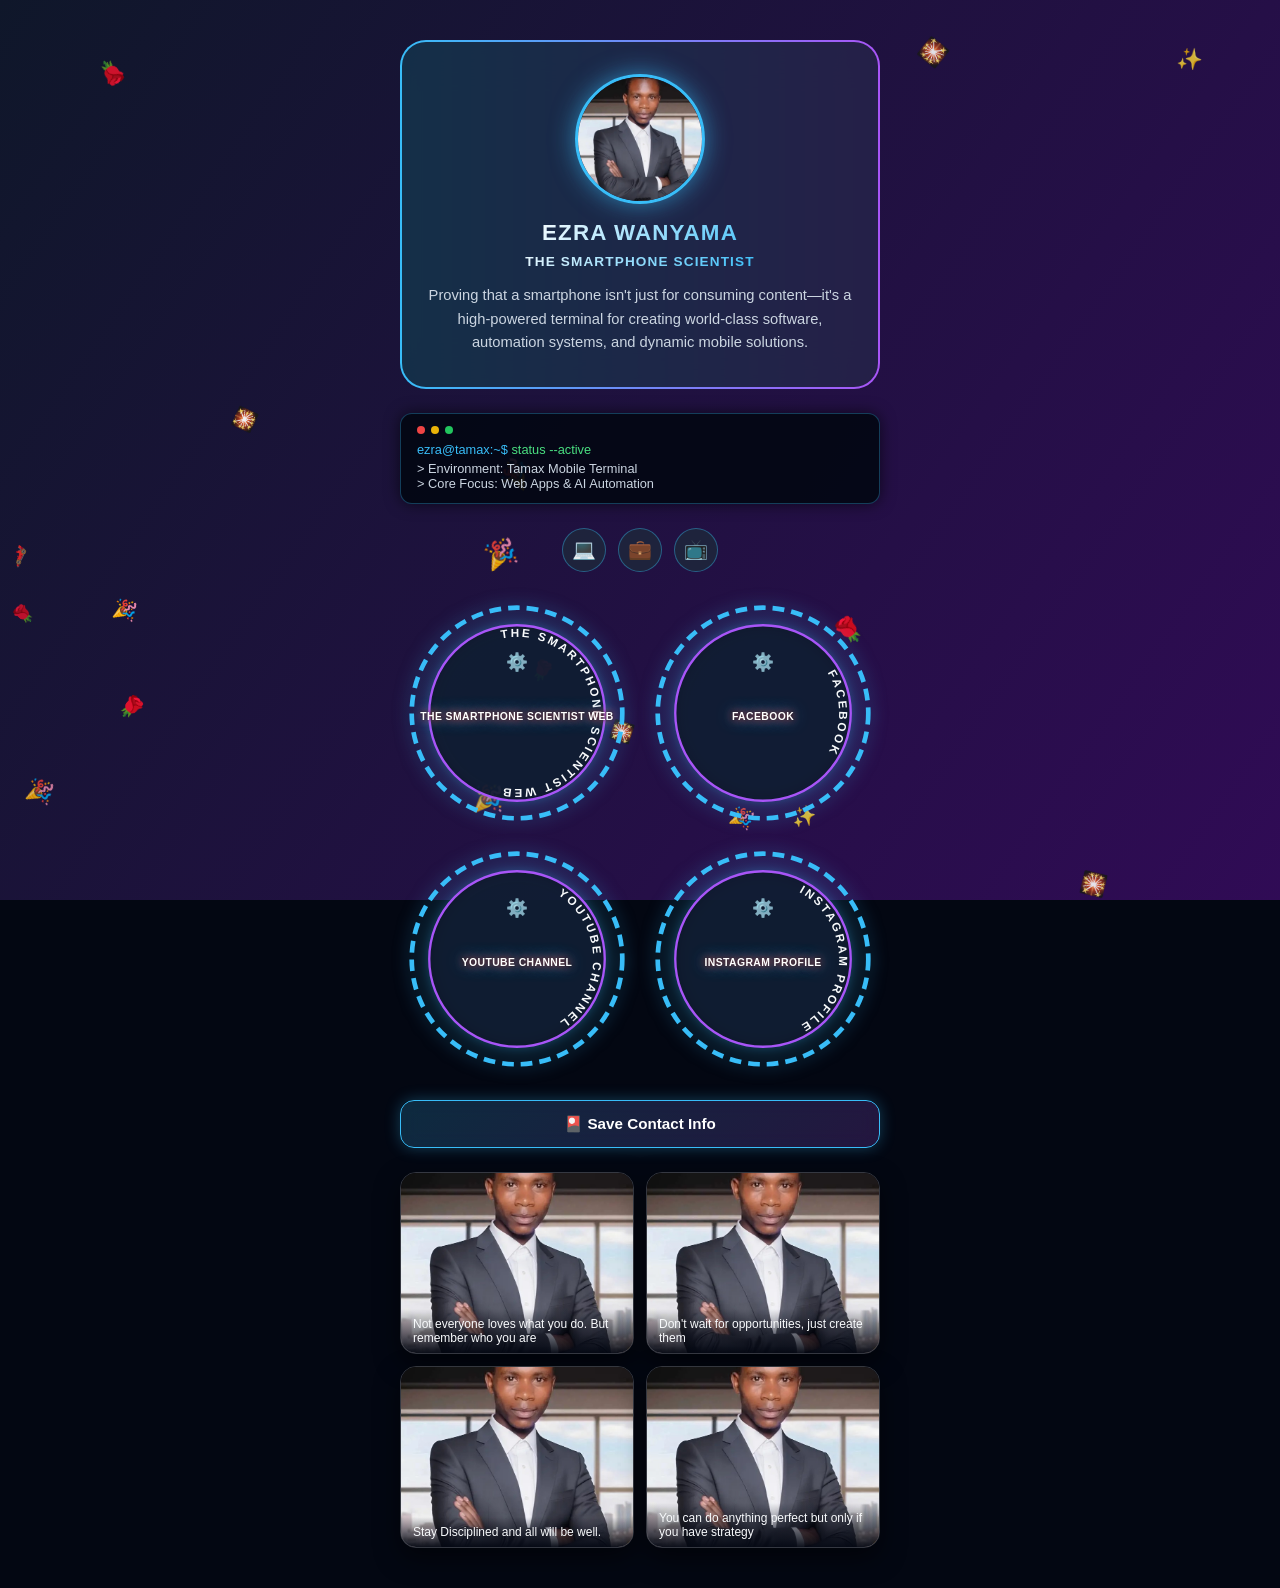
<file: index.html>
<!DOCTYPE html>
<html lang="en">
<head>
    <meta charset="UTF-8">
    <meta name="viewport" content="width=device-width, initial-scale=1.0">
    <title>Ezra Wanyama | The Smartphone Scientist</title>
    <style>
        * { box-sizing: border-box; margin: 0; padding: 0; font-family: -apple-system, BlinkMacSystemFont, "SF Pro Display", "Segoe UI", Roboto, sans-serif; }
        
        body { 
            background: #030712; 
            color: #f8fafc; 
            min-height: 100vh; 
            display: flex; 
            flex-direction: column; 
            align-items: center; 
            padding: 40px 16px; 
            overflow-x: hidden; 
            position: relative; 
        }

        .color-bg {
            position: fixed;
            top: 0; left: 0; right: 0; bottom: 0;
            background: linear-gradient(125deg, #0f172a, #3b0764, #1e1b4b, #030712);
            background-size: 400% 400%;
            animation: gradientShift 12s ease infinite;
            z-index: -3;
        }

        @keyframes gradientShift {
            0% { background-position: 0% 50%; }
            50% { background-position: 100% 50%; }
            100% { background-position: 0% 50%; }
        }

        #racingCanvas {
            position: fixed;
            top: 0; left: 0; width: 100%; height: 100%;
            pointer-events: none;
            z-index: 0;
        }

        .container {
            width: 100%;
            max-width: 480px;
            display: flex;
            flex-direction: column;
            align-items: center;
            gap: 24px;
            z-index: 1;
        }

        .card-wrapper {
            position: relative;
            border-radius: 26px;
            padding: 2px;
            background: linear-gradient(90deg, #38bdf8, #a855f7, #ec4899, #38bdf8);
            background-size: 300% 300%;
            animation: borderRotate 4s linear infinite;
            width: 100%;
        }

        @keyframes borderRotate {
            0% { background-position: 0% 50%; }
            50% { background-position: 100% 50%; }
            100% { background-position: 0% 50%; }
        }

        .main-card {
            background: rgba(15, 23, 42, 0.85);
            backdrop-filter: blur(20px);
            border-radius: 24px;
            padding: 32px 24px;
            text-align: center;
            display: flex;
            flex-direction: column;
            align-items: center;
        }

        .profile-img {
            width: 130px;
            height: 130px;
            border-radius: 50%;
            object-fit: cover;
            border: 3px solid #38bdf8;
            margin-bottom: 16px;
            box-shadow: 0 0 25px rgba(56, 189, 248, 0.6);
            animation: breathePhoto 3.5s ease-in-out infinite alternate;
        }

        @keyframes breathePhoto {
            0% { transform: scale(1); box-shadow: 0 0 15px rgba(56, 189, 248, 0.4); border-color: #38bdf8; }
            50% { transform: scale(1.08); box-shadow: 0 0 35px rgba(168, 85, 247, 0.8); border-color: #a855f7; }
            100% { transform: scale(0.98); box-shadow: 0 0 20px rgba(236, 72, 153, 0.6); border-color: #ec4899; }
        }

        .flicker-text {
            font-size: 1.4rem;
            font-weight: 800;
            margin-bottom: 12px;
            background: linear-gradient(135deg, #ffffff, #38bdf8);
            -webkit-background-clip: text;
            -webkit-text-fill-color: transparent;
            animation: appearDisappear 2.5s ease-in-out infinite;
            text-transform: uppercase;
            letter-spacing: 0.05em;
        }

        @keyframes appearDisappear {
            0%, 100% { opacity: 1; transform: scale(1); }
            50% { opacity: 0.05; transform: scale(0.95); }
        }

        p {
            font-size: 0.92rem;
            color: #cbd5e1;
            line-height: 1.6;
        }

        .terminal-box {
            width: 100%;
            background: rgba(3, 7, 18, 0.9);
            border: 1px solid rgba(56, 189, 248, 0.3);
            border-radius: 12px;
            padding: 12px 16px;
            font-family: monospace;
            font-size: 0.8rem;
            color: #38bdf8;
            box-shadow: 0 0 15px rgba(0,0,0,0.6);
            text-align: left;
        }

        .terminal-header {
            display: flex;
            gap: 6px;
            margin-bottom: 8px;
        }

        .dot { width: 8px; height: 8px; border-radius: 50%; }
        .dot-red { background: #ef4444; }
        .dot-yellow { background: #eab308; }
        .dot-green { background: #22c55e; }

        .social-bar {
            display: flex;
            gap: 12px;
            justify-content: center;
            width: 100%;
        }

        .social-icon {
            width: 44px;
            height: 44px;
            border-radius: 50%;
            background: rgba(30, 41, 59, 0.8);
            border: 1px solid rgba(56, 189, 248, 0.4);
            display: flex;
            align-items: center;
            justify-content: center;
            color: #38bdf8;
            font-size: 1.2rem;
            text-decoration: none;
            transition: transform 0.2s, border-color 0.2s;
        }

        .social-icon:active { transform: scale(0.9); border-color: #a855f7; }

        .links-container {
            display: grid;
            grid-template-columns: repeat(2, 1fr);
            gap: 12px;
            width: 100%;
        }

        .gear-btn {
            display: flex;
            align-items: center;
            justify-content: center;
            width: 100%;
            aspect-ratio: 1 / 1;
            position: relative;
            text-decoration: none;
        }

        .gear-svg {
            width: 100%;
            height: 100%;
            filter: drop-shadow(0 0 8px rgba(56, 189, 248, 0.5));
            animation: spinGear 3s infinite linear;
        }

        @keyframes spinGear {
            0% { transform: rotate(0deg); }
            100% { transform: rotate(360deg); }
        }

        .gear-center-icon {
            position: absolute;
            font-size: 1.1rem;
            z-index: 2;
            pointer-events: none;
            top: 24%;
        }

        .gear-title-overlay {
            position: absolute;
            top: 52%;
            left: 50%;
            transform: translate(-50%, -50%);
            z-index: 3;
            width: 85%;
            text-align: center;
            font-size: 0.65rem;
            font-weight: 900;
            color: #ffffff;
            text-transform: uppercase;
            letter-spacing: 0.04em;
            text-shadow: 0 0 8px #ef4444, 0 0 16px #38bdf8, 0 0 3px #000;
            pointer-events: none;
            animation: overlayFlicker 1.8s ease-in-out infinite;
            line-height: 1.1;
        }

        @keyframes overlayFlicker {
            0%, 100% { opacity: 1; transform: translate(-50%, -50%) scale(1); }
            50% { opacity: 0.05; transform: translate(-50%, -50%) scale(0.92); }
        }

        .gear-btn:active { transform: scale(0.92); }

        .action-btn {
            width: 100%;
            padding: 14px;
            border-radius: 14px;
            border: 1px solid #38bdf8;
            background: linear-gradient(135deg, rgba(56, 189, 248, 0.2), rgba(168, 85, 247, 0.2));
            color: #fff;
            font-weight: bold;
            font-size: 0.95rem;
            cursor: pointer;
            backdrop-filter: blur(10px);
            box-shadow: 0 0 15px rgba(56, 189, 248, 0.3);
            transition: all 0.2s ease;
        }

        .action-btn:active {
            transform: scale(0.97);
            background: linear-gradient(135deg, rgba(168, 85, 247, 0.4), rgba(236, 72, 153, 0.4));
        }

        .gallery-container {
            display: grid;
            grid-template-columns: repeat(2, 1fr);
            gap: 12px;
            width: 100%;
        }

        .photo-card {
            position: relative;
            border-radius: 16px;
            overflow: hidden;
            border: 1px solid rgba(255, 255, 255, 0.2);
            box-shadow: 0 10px 25px rgba(0,0,0,0.5);
        }

        .photo-card img {
            width: 100%;
            height: 180px;
            object-fit: cover;
            display: block;
        }

        .photo-caption {
            position: absolute;
            bottom: 0; left: 0; right: 0;
            padding: 8px 12px;
            background: linear-gradient(transparent, rgba(3, 7, 18, 0.95));
            font-size: 0.75rem;
            color: #f8fafc;
        }
    </style>
</head>
<body>

<div class="color-bg"></div>
<canvas id="racingCanvas"></canvas>

<div class="container">
    <div class="card-wrapper">
        <div class="main-card">
            <img src="ezra.jpg" alt="Ezra Wanyama" class="profile-img" onerror="this.style.display='none'">
            <h1 class="flicker-text">Ezra Wanyama<br><span style="font-size: 0.85rem; color: #38bdf8;">THE SMARTPHONE SCIENTIST</span></h1>
            <p>Proving that a smartphone isn't just for consuming content—it's a high-powered terminal for creating world-class software, automation systems, and dynamic mobile solutions.</p>
        </div>
    </div>

    <div class="terminal-box">
        <div class="terminal-header">
            <div class="dot dot-red"></div>
            <div class="dot dot-yellow"></div>
            <div class="dot dot-green"></div>
        </div>
        <div>ezra@tamax:~$ <span style="color: #4ade80;">status --active</span></div>
        <div style="color: #cbd5e1; margin-top: 4px;">> Environment: Tamax Mobile Terminal</div>
        <div style="color: #cbd5e1;">> Core Focus: Web Apps & AI Automation</div>
    </div>

    <div class="social-bar">
        <a href="https://github.com/ezrawanyama74-commits" target="_blank" class="social-icon" onclick="playClickSound()">💻</a>
        <a href="https://linkedin.com" target="_blank" class="social-icon" onclick="playClickSound()">💼</a>
        <a href="https://youtube.com" target="_blank" class="social-icon" onclick="playClickSound()">📺</a>
    </div>

    <div id="linksContainer" class="links-container"></div>

    <button class="action-btn" onclick="saveContact()">🎴 Save Contact Info</button>

    <div id="galleryContainer" class="gallery-container"></div>
</div>

<script>
    function playClickSound() {
        try {
            const ctx = new (window.AudioContext || window.webkitAudioContext)();
            const osc = ctx.createOscillator();
            const gain = ctx.createGain();
            osc.type = 'sine';
            osc.frequency.setValueAtTime(587.33, ctx.currentTime);
            osc.frequency.exponentialRampToValueAtTime(880, ctx.currentTime + 0.1);
            gain.gain.setValueAtTime(0.15, ctx.currentTime);
            gain.gain.exponentialRampToValueAtTime(0.01, ctx.currentTime + 0.1);
            osc.connect(gain);
            gain.connect(ctx.destination);
            osc.start();
            osc.stop(ctx.currentTime + 0.1);
        } catch(e) {}
    }

    function saveContact() {
        playClickSound();
        const vcardData = `BEGIN:VCARD
VERSION:3.0
FN:Ezra Wanyama
TITLE:The Smartphone Scientist
NOTE:Creating software, automation systems, and dynamic mobile solutions.
END:VCARD`;
        const blob = new Blob([vcardData], { type: 'text/vcard' });
        const url = window.URL.createObjectURL(blob);
        const a = document.createElement('a');
        a.href = url;
        a.download = 'Ezra_Wanyama.vcf';
        a.click();
    }

    /* High-Speed Racing Canvas Animation Engine */
    const canvas = document.getElementById('racingCanvas');
    const ctx = canvas.getContext('2d');

    function resizeCanvas() {
        canvas.width = window.innerWidth;
        canvas.height = window.innerHeight;
    }
    window.addEventListener('resize', resizeCanvas);
    resizeCanvas();

    const symbols = ['🌹', '🌹', '🎇', '🎉', '✨', '🏎️'];
    const particles = [];
    const maxParticles = 20;

    class RacingParticle {
        constructor() {
            this.reset();
        }
        reset() {
            this.x = Math.random() * canvas.width;
            this.y = canvas.height + 60;
            this.speed = Math.random() * 8 + 12;
            this.symbol = symbols[Math.floor(Math.random() * symbols.length)];
            this.size = Math.random() * 8 + 18;
            this.spin = (Math.random() - 0.5) * 0.1;
            this.angle = 0;
            this.opacity = Math.random() * 0.2 + 0.8;
        }
        update() {
            this.y -= this.speed;
            this.angle += this.spin;
            if (this.y < -60) { this.reset(); }
        }
        draw() {
            ctx.save();
            ctx.globalAlpha = this.opacity;
            ctx.font = `${this.size}px sans-serif`;
            ctx.translate(this.x, this.y);
            ctx.rotate(this.angle);
            ctx.fillText(this.symbol, -this.size / 2, this.size / 2);
            ctx.restore();
        }
    }

    for (let i = 0; i < maxParticles; i++) {
        const p = new RacingParticle();
        p.y = Math.random() * canvas.height;
        particles.push(p);
    }

    function animateRacing() {
        ctx.clearRect(0, 0, canvas.width, canvas.height);
        particles.forEach(p => { p.update(); p.draw(); });
        requestAnimationFrame(animateRacing);
    }
    animateRacing();

    /* Permanent Hardcoded Default Content (Bypasses LocalStorage loss) */
    const links = [
        { title: "The Smartphone Scientist Web", url: "#" },
        { title: "Facebook", url: "https://facebook.com" },
        { title: "YouTube Channel", url: "https://youtube.com" },
        { title: "Instagram Profile", url: "https://instagram.com" }
    ];

    const gallery = [
        { image: "ezra.jpg", caption: "Not everyone loves what you do. But remember who you are" },
        { image: "ezra.jpg", caption: "Don't wait for opportunities, just create them" },
        { image: "ezra.jpg", caption: "Stay Disciplined and all will be well." },
        { image: "ezra.jpg", caption: "You can do anything perfect but only if you have strategy" }
    ];

    function renderPage() {
        const linksContainer = document.getElementById("linksContainer");
        linksContainer.innerHTML = links.map((link, idx) => {
            const pathId = `circlePath_${idx}`;
            return `
                <a href="${link.url}" target="_blank" class="gear-btn" onclick="playClickSound()">
                    <span class="gear-center-icon">⚙️</span>
                    <div class="gear-title-overlay">${link.title}</div>
                    <svg viewBox="0 0 200 200" class="gear-svg">
                        <defs>
                            <path id="${pathId}" d="M 100, 100 m -65, 0 a 65,65 0 1,1 130,0 a 65,65 0 1,1 -130,0" />
                        </defs>
                        <circle cx="100" cy="100" r="90" fill="none" stroke="#38bdf8" stroke-width="4" stroke-dasharray="10 6" />
                        <circle cx="100" cy="100" r="75" fill="rgba(15, 23, 42, 0.9)" stroke="#a855f7" stroke-width="2" />
                        <text fill="#f8fafc" font-size="10" font-weight="bold" letter-spacing="2">
                            <textPath href="#${pathId}" startOffset="50%" text-anchor="middle">
                                ${link.title.toUpperCase()}
                            </textPath>
                        </text>
                    </svg>
                </a>
            `;
        }).join('');

        const galleryContainer = document.getElementById("galleryContainer");
        galleryContainer.innerHTML = gallery.map(item => `
            <div class="photo-card">
                <img src="${item.image}" alt="Gallery photo">
                ${item.caption ? `<div class="photo-caption">${item.caption}</div>` : ''}
            </div>
        `).join('');
    }

    renderPage();
</script>

</body>
</html>
</file>
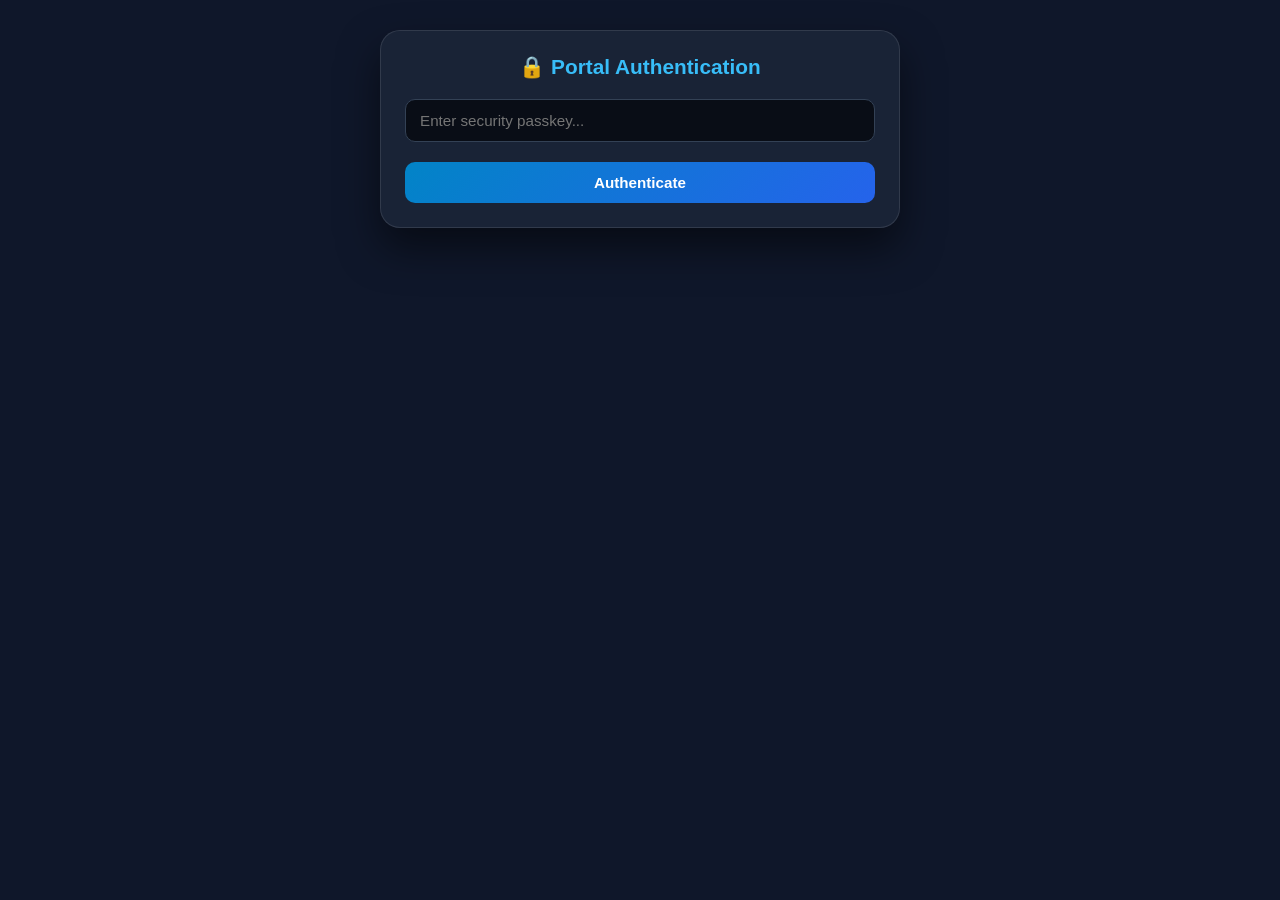
<file: admin.html>
<!DOCTYPE html>
<html lang="en">
<head>
    <meta charset="UTF-8">
    <meta name="viewport" content="width=device-width, initial-scale=1.0">
    <title>Dashboard | Ezra Wanyama</title>
    <style>
        * { box-sizing: border-box; margin: 0; padding: 0; font-family: -apple-system, BlinkMacSystemFont, "SF Pro Display", "Segoe UI", Roboto, sans-serif; }
        body { background: #0f172a; color: #f8fafc; min-height: 100vh; display: flex; justify-content: center; align-items: flex-start; padding: 30px 16px; }
        .admin-card { width: 100%; max-width: 520px; background: rgba(30, 41, 59, 0.75); backdrop-filter: blur(12px); border: 1px solid rgba(255, 255, 255, 0.1); border-radius: 20px; padding: 24px; box-shadow: 0 20px 40px rgba(0,0,0,0.5); }
        h2 { font-size: 1.3rem; font-weight: 700; color: #38bdf8; margin-bottom: 20px; text-align: center; }
        .input-group { margin-bottom: 14px; }
        .input-group label { display: block; font-size: 0.78rem; text-transform: uppercase; letter-spacing: 0.05em; color: #94a3b8; margin-bottom: 6px; }
        .input-group input { width: 100%; padding: 12px 14px; background: #090d16; border: 1px solid #334155; border-radius: 10px; color: #fff; font-size: 0.95rem; outline: none; }
        .input-group input:focus { border-color: #38bdf8; }
        .btn { width: 100%; padding: 12px; border: none; border-radius: 10px; font-weight: 600; font-size: 0.95rem; cursor: pointer; transition: transform 0.1s; }
        .btn:active { transform: scale(0.98); }
        .btn-primary { background: linear-gradient(135deg, #0284c7, #2563eb); color: white; margin-top: 6px; }
        .btn-purple { background: linear-gradient(135deg, #9333ea, #c084fc); color: white; margin-top: 6px; }
        .btn-sm { padding: 6px 12px; font-size: 0.8rem; border-radius: 6px; width: auto; margin-left: 4px; }
        .btn-edit { background: #eab308; color: #000; }
        .btn-danger { background: #ef4444; color: #fff; }
        .section-title { font-size: 0.95rem; color: #f1f5f9; margin: 24px 0 12px; border-top: 1px solid #334155; padding-top: 16px; font-weight: 600; }
        
        /* Item Management Lists */
        .item-row { background: #090d16; border: 1px solid #334155; border-radius: 10px; padding: 12px; margin-bottom: 10px; display: flex; justify-content: space-between; align-items: center; }
        .item-info { max-width: 65%; overflow: hidden; text-overflow: ellipsis; white-space: nowrap; }
        .item-title { font-weight: 600; font-size: 0.9rem; color: #f8fafc; }
        .item-sub { font-size: 0.75rem; color: #64748b; }
        .item-actions { display: flex; align-items: center; }
    </style>
</head>
<body>

<div class="admin-card">
    <div id="loginSection" style="text-align: center;">
        <h2>🔒 Portal Authentication</h2>
        <div class="input-group">
            <input type="password" id="passInput" placeholder="Enter security passkey...">
        </div>
        <button class="btn btn-primary" onclick="checkAuth()">Authenticate</button>
    </div>

    <div id="dashSection" style="display: none;">
        <h2>⚡ Control Center</h2>
        
        <!-- Add/Edit Link Section -->
        <div class="section-title">Manage Connect Buttons</div>
        <input type="hidden" id="editLinkId" value="">
        <div class="input-group">
            <label>Button Label</label>
            <input type="text" id="linkTitle" placeholder="e.g. GitHub Repository">
        </div>
        <div class="input-group">
            <label>Target URL</label>
            <input type="url" id="linkUrl" placeholder="https://...">
        </div>
        <button class="btn btn-primary" id="saveLinkBtn" onclick="saveLink()">Publish Button</button>
        <button class="btn btn-sm" id="cancelEditBtn" style="display:none; margin-top:8px; background:#64748b; color:#fff;" onclick="resetLinkForm()">Cancel Edit</button>

        <div id="linksList" style="margin-top: 15px;"></div>

        <!-- Add/Manage Photo Section -->
        <div class="section-title">Manage Photos & Posts</div>
        <div class="input-group">
            <label>Select Image File</label>
            <input type="file" id="photoInput" accept="image/*">
        </div>
        <div class="input-group">
            <label>Caption Text</label>
            <input type="text" id="photoCaption" placeholder="Optional description...">
        </div>
        <button class="btn btn-purple" onclick="uploadPhoto()">Publish Photo</button>

        <div id="photosList" style="margin-top: 15px;"></div>
    </div>
</div>

<script>
    const AUTH_KEY = "Dracula";

    function checkAuth() {
        if (document.getElementById("passInput").value === AUTH_KEY) {
            document.getElementById("loginSection").style.display = "none";
            document.getElementById("dashSection").style.display = "block";
            loadAdminData();
        } else {
            alert("Access Denied");
        }
    }

    function loadAdminData() {
        renderAdminLinks();
        renderAdminPhotos();
    }

    // --- LINK MANAGEMENT (CREATE, EDIT, DELETE) ---
    function saveLink() {
        const id = document.getElementById("editLinkId").value;
        const title = document.getElementById("linkTitle").value.trim();
        const url = document.getElementById("linkUrl").value.trim();
        if (!title || !url) return alert("Fill in title and URL");

        let links = JSON.parse(localStorage.getItem("ezra_links") || "[]");

        if (id) {
            // Edit existing
            links = links.map(item => item.id == id ? { id: Number(id), title, url } : item);
        } else {
            // Add new
            links.push({ id: Date.now(), title, url });
        }

        localStorage.setItem("ezra_links", JSON.stringify(links));
        resetLinkForm();
        renderAdminLinks();
    }

    function editLink(id) {
        const links = JSON.parse(localStorage.getItem("ezra_links") || "[]");
        const item = links.find(l => l.id == id);
        if (!item) return;

        document.getElementById("editLinkId").value = item.id;
        document.getElementById("linkTitle").value = item.title;
        document.getElementById("linkUrl").value = item.url;

        document.getElementById("saveLinkBtn").innerText = "Update Button";
        document.getElementById("cancelEditBtn").style.display = "block";
    }

    function resetLinkForm() {
        document.getElementById("editLinkId").value = "";
        document.getElementById("linkTitle").value = "";
        document.getElementById("linkUrl").value = "";
        document.getElementById("saveLinkBtn").innerText = "Publish Button";
        document.getElementById("cancelEditBtn").style.display = "none";
    }

    function deleteLink(id) {
        if (!confirm("Delete this button?")) return;
        let links = JSON.parse(localStorage.getItem("ezra_links") || "[]");
        links = links.filter(l => l.id != id);
        localStorage.setItem("ezra_links", JSON.stringify(links));
        renderAdminLinks();
    }

    function renderAdminLinks() {
        const container = document.getElementById("linksList");
        const links = JSON.parse(localStorage.getItem("ezra_links") || "[]");

        if (links.length === 0) {
            container.innerHTML = '<div style="color:#64748b; font-size:0.8rem; text-align:center;">No links created yet.</div>';
            return;
        }

        container.innerHTML = links.map(item => `
            <div class="item-row">
                <div class="item-info">
                    <div class="item-title">${item.title}</div>
                    <div class="item-sub">${item.url}</div>
                </div>
                <div class="item-actions">
                    <button class="btn btn-sm btn-edit" onclick="editLink(${item.id})">Edit</button>
                    <button class="btn btn-sm btn-danger" onclick="deleteLink(${item.id})">Delete</button>
                </div>
            </div>
        `).join('');
    }

    // --- PHOTO MANAGEMENT (CREATE, EDIT CAPTION, DELETE) ---
    function uploadPhoto() {
        const fileInput = document.getElementById("photoInput");
        const caption = document.getElementById("photoCaption").value.trim();
        if (!fileInput.files || !fileInput.files[0]) return alert("Select an image file");

        const reader = new FileReader();
        reader.onload = function(e) {
            const gallery = JSON.parse(localStorage.getItem("ezra_gallery") || "[]");
            gallery.unshift({ id: Date.now(), image: e.target.result, caption });
            localStorage.setItem("ezra_gallery", JSON.stringify(gallery));

            fileInput.value = "";
            document.getElementById("photoCaption").value = "";
            renderAdminPhotos();
        };
        reader.readAsDataURL(fileInput.files[0]);
    }

    function editCaption(id) {
        const gallery = JSON.parse(localStorage.getItem("ezra_gallery") || "[]");
        const item = gallery.find(p => p.id == id);
        if (!item) return;

        const newCaption = prompt("Edit photo caption:", item.caption || "");
        if (newCaption !== null) {
            item.caption = newCaption.trim();
            localStorage.setItem("ezra_gallery", JSON.stringify(gallery));
            renderAdminPhotos();
        }
    }

    function deletePhoto(id) {
        if (!confirm("Delete this photo?")) return;
        let gallery = JSON.parse(localStorage.getItem("ezra_gallery") || "[]");
        gallery = gallery.filter(p => p.id != id);
        localStorage.setItem("ezra_gallery", JSON.stringify(gallery));
        renderAdminPhotos();
    }

    function renderAdminPhotos() {
        const container = document.getElementById("photosList");
        const gallery = JSON.parse(localStorage.getItem("ezra_gallery") || "[]");

        if (gallery.length === 0) {
            container.innerHTML = '<div style="color:#64748b; font-size:0.8rem; text-align:center;">No photos uploaded yet.</div>';
            return;
        }

        container.innerHTML = gallery.map(item => `
            <div class="item-row">
                <div class="item-info" style="display:flex; align-items:center; gap:10px;">
                    <img src="${item.image}" style="width:36px; height:36px; object-fit:cover; border-radius:6px;">
                    <div>
                        <div class="item-title">${item.caption || "Untitled Photo"}</div>
                    </div>
                </div>
                <div class="item-actions">
                    <button class="btn btn-sm btn-edit" onclick="editCaption(${item.id})">Edit</button>
                    <button class="btn btn-sm btn-danger" onclick="deletePhoto(${item.id})">Delete</button>
                </div>
            </div>
        `).join('');
    }
</script>

</body>
</html>
</file>
